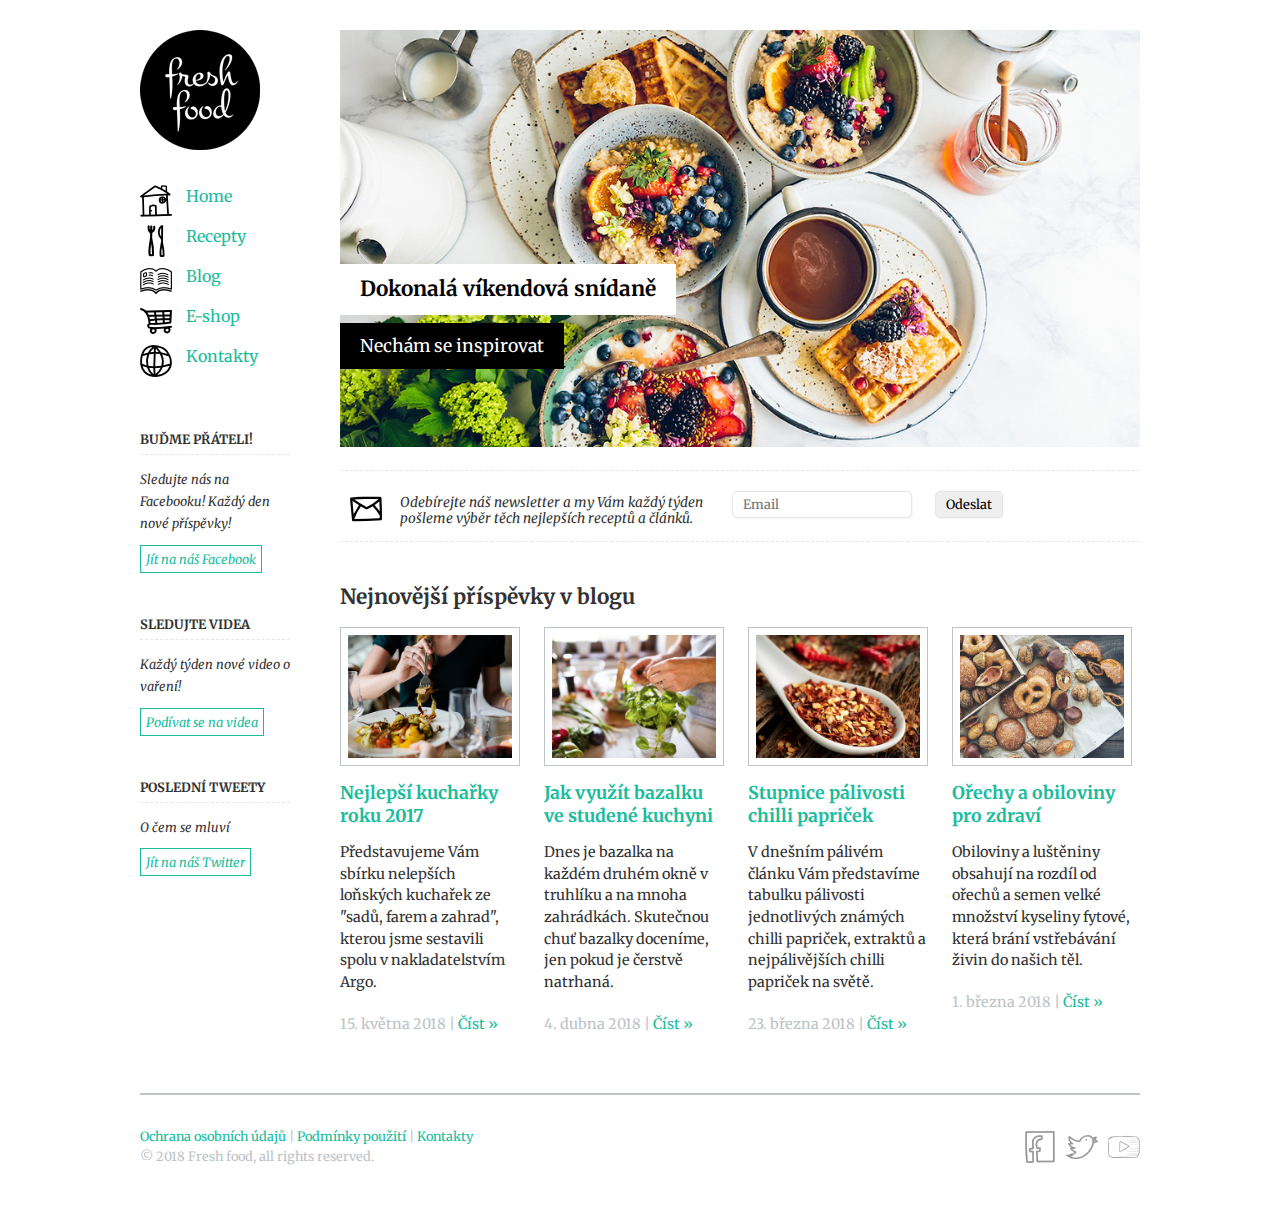
<file: index.html>
<!DOCTYPE html>

<head>
    <meta charset="utf-8">
    <link href="https://fonts.googleapis.com/css?family=Merriweather:300,300i,400,400i,700,700i&amp;subset=latin-ext"
          rel="stylesheet">
    <title>Fresh Food</title>

    <!--meta viewport kvůli responzivitě webu-->
    <meta name="viewport" content="width=device-width, initial-scale=1.0">

    <link rel="stylesheet" href="css/normalize.css">
    <link rel="stylesheet" href="css/style.css">
    <link rel="stylesheet" href="css/media%20-%20template.css">
    <link rel="stylesheet" href="css/dark_theme.css">
    <link rel="shortcut icon" type="image/ico" href="img/logo.png">
</head>

<body>
<div id="wrap">
    <header>
        <h1 id="logo">Fresh Food</h1>
        <nav>
            <ul>
                <li id="home"><a href="index.html">Home</a></li>
                <li id="recepty"><a href="recepty.html">Recepty</a></li>
                <li id="blogg"><a href="blog.html">Blog</a></li>
                <li id="eshop"><a href="eshop.html">E-shop</a></li>
                <li id="kontakty"><a href="kontakty.html">Kontakty</a></li>
            </ul>
        </nav>
    </header>

    <div id="content">

        <div id="uvod">
            <section id="slide">
                <img src="img/slide1.png" alt="Vše o ..." class="food-img">
                <a href="recepty.html">
                    <h1>Dokonalá víkendová snídaně</h1>
                    <h2>Nechám se inspirovat</h2>
                </a>
            </section>
        </div>
        <!-- konec divu uvod -->

        <section id="newsletter">
            <div id="formular">
                <p>Odebírejte náš newsletter a my Vám každý týden pošleme výběr těch nejlepších receptů a článků.</p>
            </div>
            <form action="" method="" name="form">
                <label for="email" class="hide">Email</label>
                <input type="email" id="email" name="EMAIL" placeholder="Email">
                <input type="submit" value="Odeslat" name="subscribe" id="submit">
            </form>

        </section>


        <h1 id="headline">Nejnovější příspěvky v blogu</h1>
        <section id="blog">

            <article id="ar1">
                <div class="article_text">
                    <a href="clanek1.html">
                        <img src="img/clanek1.png" alt="image">
                        <h1>Nejlepší kuchařky roku 2017</h1></a>
                    <p>Představujeme Vám sbírku nelepších loňských kuchařek ze "sadů, farem a zahrad", kterou jsme
                        sestavili
                        spolu v nakladatelstvím Argo.</p>
                    <p class="datum">15. května 2018 | <a href="clanek1.html"> Číst &raquo;</a></p>
                </div>
            </article>


            <article id="ar2">
                <div class="article_text">
                    <a href="clanek1.html">
                        <img src="img/clanek4.png" alt="image">
                        <h1>Jak využít bazalku ve studené kuchyni</h1></a>
                    <p>Dnes je bazalka na každém druhém okně v truhlíku a na mnoha zahrádkách. Skutečnou chuť bazalky
                        doceníme, jen pokud je čerstvě natrhaná.</p>
                    <p class="datum">4. dubna 2018 | <a href="clanek1.html">Číst &raquo;</a></p>
                </div>
            </article>

            <article id="ar3">
                <div class="article_text">
                    <a href="clanek1.html">
                        <img src="img/clanek3.png" alt="image">
                        <h1>Stupnice pálivosti chilli papriček</h1></a>
                    <p>V dnešním pálivém článku Vám představíme tabulku pálivosti jednotlivých známých chilli papriček,
                        extraktů a nejpálivějších chilli papriček na světě. </p>
                    <p class="datum">23. března 2018 | <a href="clanek1.html">Číst &raquo;</a></p>
                </div>
            </article>

            <article id="ar4">
                <div class="article_text">
                    <a href="clanek1.html">
                        <img src="img/clanek2.png" alt="image">
                        <h1>Ořechy a obiloviny pro zdraví</h1></a>
                    <p>Obiloviny a luštěniny obsahují na rozdíl od ořechů a semen velké množství kyseliny fytové, která
                        brání vstřebávání živin do našich těl.</p>
                    <p class="datum">1. března 2018 | <a href="clanek1.html">Číst &raquo;</a></p>
                </div>
            </article>
        </section>


    </div>
    <!-- konec divu content -->


    <!-- sociální sítě aside -->
    <aside id="bocni">

        <section class="facebook">
            <h1>Buďme přáteli!</h1>
            <p>Sledujte nás na Facebooku! Každý den nové příspěvky!</p>
            <p><a href="http://www.facebook.com/" class="button" target="_blank">Jít na náš Facebook</a></p>
        </section>

        <section class="yt">
            <h1>Sledujte videa</h1>
            <p>Každý týden nové video o vaření! </p>
            <p><a href="http://www.youtube.com/" class="button" target="_blank">Podívat se na videa</a></p>
        </section>

        <section class="twitter">
            <h1>Poslední Tweety</h1>
            <p>O čem se mluví</p>
            <p><a href="http://twitter.com/" class="button" target="_blank">Jít na náš Twitter</a></p>
        </section>
    </aside>


    <footer id="paticka" class="clear">
        <p><a href="">Ochrana osobních údajů</a> |
            <a href="">Podmínky použití</a> |
            <a href="">Kontakty</a>

            <br/>&copy; 2018 Fresh food, all rights reserved.</p>
        <div class="social">
            <ul>
                <li class="facebook"><a href="http://www.facebook.com/" target="_blank">Facebook</a></li>
                <li class="twitter"><a href="http://twitter.com/" target="_blank">Twitter</a></li>
                <li class="youtube"><a href="http://www.youtube.com" target="_blank">Youtube</a></li>
            </ul>
        </div>
    </footer>


</div>
<!-- konec divu wrap -->
</body>

</html>
</file>
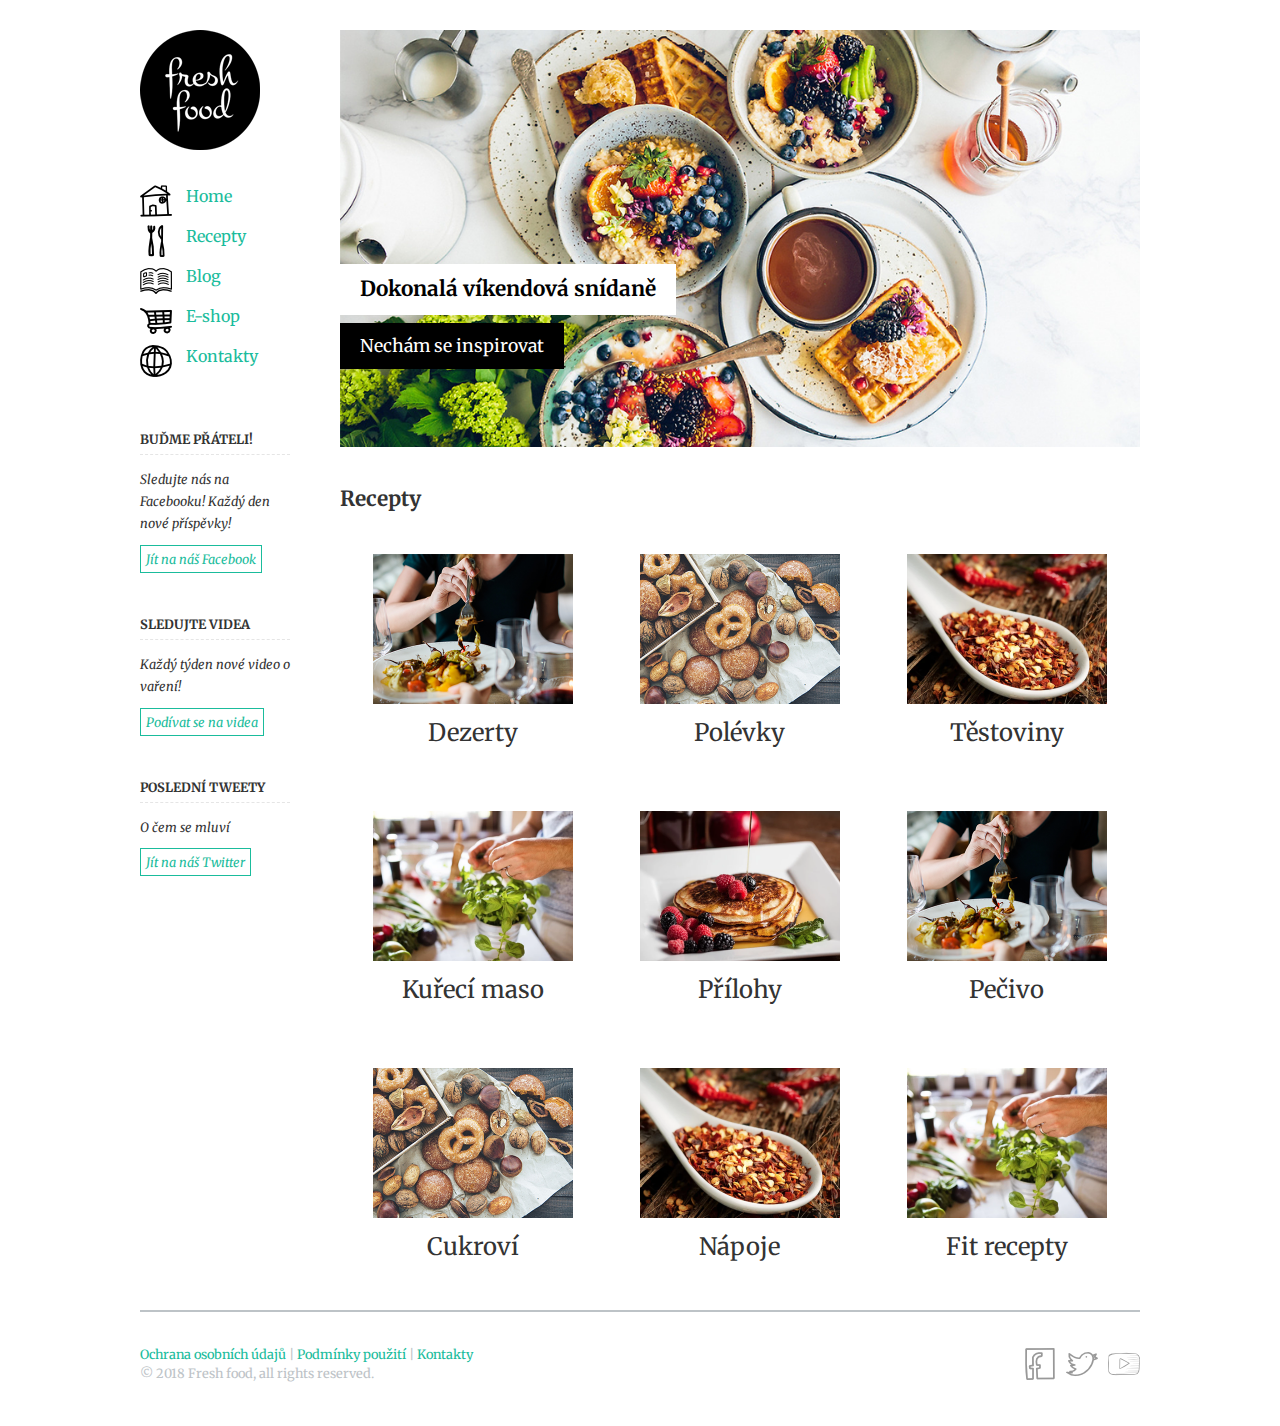
<file: recepty.html>
<!DOCTYPE html>

<head>
    <meta charset="utf-8">    
    <link href="https://fonts.googleapis.com/css?family=Merriweather:300,300i,400,400i,700,700i&amp;subset=latin-ext" rel="stylesheet">
    <title>Fresh Food</title>
    
    <!--meta viewport kvůli responzivitě webu-->
    <meta name="viewport" content="width=device-width, initial-scale=1.0">
    
    <link rel="stylesheet" href="css/normalize.css">
    <link rel="stylesheet" href="css/style.css">
    <link rel="stylesheet" href="css/media%20-%20template.css">
    <link rel="stylesheet" href="css/dark_theme.css">
    <link rel="shortcut icon" type="image/ico" href="img/logo.png"> 
</head>

<body>
    <div id="wrap">
        <header>
            <h1 id="logo">Fresh Food</h1>
            <nav>
                <ul>
                    <li id="home"><a href="index.html">Home</a></li>
                    <li id="recepty"><a href="recepty.html">Recepty</a></li>
                    <li id="blogg"><a href="blog.html">Blog</a></li>
                    <li id="eshop"><a href="eshop.html">E-shop</a></li>
                    <li id="kontakty"><a href="kontakty.html">Kontakty</a></li>
                </ul>
            </nav>
        </header>

        <div id="content">
                    <div id="uvod">
                <section id="slide">
                    <img src="img/slide1.png" alt="Vše o ...">
                    <a href="recepty.html">
                        <h1>Dokonalá víkendová snídaně</h1>
                        <h2>Nechám se inspirovat</h2>
                    </a>
                </section>
            </div>
            <h1>Recepty</h1>

      <div class="flexbox">
  <div class="box"><img src="img/clanek1.png" class="recept"><div class="popisek">Dezerty </div></div>
  <div class="box"><img src="img/clanek2.png" class="recept"><div class="popisek">Polévky</div></div>
  <div class="box"><img src="img/clanek3.png" class="recept"><div class="popisek">Těstoviny</div></div>
  
  <div class="box"><img src="img/clanek4.png" class="recept"><div class="popisek">Kuřecí maso</div></div>
  <div class="box"><img src="img/clanek5.png" class="recept"><div class="popisek">Přílohy</div></div>
  <div class="box"><img src="img/clanek1.png" class="recept"><div class="popisek">Pečivo</div></div>

  <div class="box"><img src="img/clanek2.png" class="recept"><div class="popisek">Cukroví</div></div>
  <div class="box"><img src="img/clanek3.png" class="recept"><div class="popisek">Nápoje</div></div>
  <div class="box"><img src="img/clanek4.png" class="recept"><div class="popisek">Fit recepty</div></div>
   
  </div>


        </div>
        <!-- konec divu content -->



        <!-- sociální sítě aside -->
        <aside id="bocni">

            <section class="facebook">
                <h1>Buďme přáteli!</h1>
                <p>Sledujte nás na Facebooku! Každý den nové příspěvky!</p>
                <p><a href="http://www.facebook.com/" class="button" target="_blank">Jít na náš Facebook</a></p>
            </section>

            <section class="yt">
                <h1>Sledujte videa</h1>
                <p>Každý týden nové video o vaření! </p>
                <p><a href="http://www.youtube.com/" class="button" target="_blank">Podívat se na videa</a></p>
            </section>

            <section class="twitter">
                <h1>Poslední Tweety</h1>
                <p>O čem se mluví</p>
                <p><a href="http://twitter.com/" class="button" target="_blank">Jít na náš Twitter</a></p>
            </section>
        </aside>








        <footer id="paticka" class="clear">
            <p><a href="">Ochrana osobních údajů</a> |
                <a href="">Podmínky použití</a> |
                <a href="">Kontakty</a>

                <br />&copy; 2018 Fresh food, all rights reserved.</p>
            <div class="social">
                <ul>
                    <li class="facebook"><a href="http://www.facebook.com/" target="_blank">Facebook</a></li>
                    <li class="twitter"><a href="http://twitter.com/" target="_blank">Twitter</a></li>
                    <li class="youtube"><a href="http://www.youtube.com" target="_blank">Youtube</a></li>
                </ul>
            </div>
        </footer>




    </div>
    <!-- konec divu wrap -->
</body>

</html>
</file>
<file: css/style.css>
/* BARVY  ---------------- */

/* 
ČERNÁ #000000
TYRKYSOVÁ #1abc9c
ORANŽOVÁ f39c12
BÍLÁ #ffffff
ŠEDÁ #bdc3c7

*/

/* OBECNÉ STYLY  ---------------- */

* {
    box-sizing: border-box;
}

body {
    width: 1060px;
    height: 100%;
    min-height: 100%;
    margin: 0 auto;
    padding: 30px;
    line-height: 1.5;
    color: #333;
    background: #FFF;
    font-family: 'Merriweather', Georgia, serif;
}

img {
    max-width: 100%;
}

.hide {
    display: none;
}

.clear {
    clear: both;
}

/* ODKAZY  ---------------- */

a,
a:link,
a:visited {
    text-decoration: none;
    color: #1abc9c;
}

a:hover,
a:focus {
    color: #f39c12;
}

#content a {
    transition: 0.3s;
}


/* STRUKTURA STRÁNKY  ---------------- */

#wrap {
    position: relative;
    width: 100%;
    height: 100%;
    margin: 0 auto;
    background: #fff;
}

#content {
    position: relative;
    float: right;
    width: 800px;
}


/* HLAVIČKA STRÁNKY  ---------------- */

header {
    float: left;
    width: 160px;
    margin-bottom: 25px;
}

#logo {
    display: block;
    margin: 0 0 30px 0;
    transition: 0.5s;
    width: 120px;
    height: 120px;
    text-indent: -999em;
    background: url("../img/logo-male.png") no-repeat 0 0;
}

#logo:hover {
    opacity: 0.8;
}

/* NAVIGACE  ---------------- */

nav {
    width: 160px;
    font-size: 1em;
}

nav ul {
    padding: 0px;
}

nav li {
    display: block;
    line-height: 2em;
}

nav li a {
    display: block;
    height: 40px;
    padding-left: 46px;
    transition: 0.3s;
    background-position: 0 60%;
    background-repeat: no-repeat;
}

nav li a:hover {
    background-position: 5px 60%;
}

nav a:hover {
    color: #f39c12;
    font-style: italic;
}

/**#=id**/
nav #home a {
    background-image: url(../img/i-home.png);
}

nav #recepty a {
    background-image: url(../img/i-blog.png);
}

nav #blogg a {
    background-image: url(../img/i-recepty.png);
}

nav #eshop a {
    background-image: url(../img/i-cart.png);
}

nav #kontakty a {
    background-image: url(../img/i-kontakt.png);
}

/* UVODNI SLIDY  ---------------- */

#uvod {
    width: 100%;
    height: 440px;
}

#slide {
    position: relative;
}

#slideshow {
    position: relative;
}

#slideshow > div {
    position: absolute;

}

#uvod h1 {
    position: absolute;
    left: 0;
    top: 220px;
    padding: 10px 20px;
    color: #000;
    background: #FFF;
    font-size: 1.5em;
}

#uvod h2 {
    position: absolute;
    left: 0;
    top: 278px;
    padding: 10px 20px;
    color: #fff;
    background: #000;
    font-size: 1.1em;
    font-weight: normal;
}

#uvod a:hover h1,
#uvod a:hover h2 {
    transition: 0.5s;
}

#uvod a:hover h1,
#uvod a:hover h2 {
    opacity: 0.8;
}


/* newsletter  ---------------- */

#newsletter {
    min-height: 72px;
    margin-bottom: 40px;
    border-top: 1px dashed #E5E5E5;
    border-bottom: 1px dashed #E5E5E5;
    line-height: 1em;
    background: url(../img/i-news.png) no-repeat 10px 22px;
}

#newsletter p {
    float: left;
    width: 49%;
    padding: 10px 20px 0 60px;
    font-size: 0.85em;
    font-style: italic;
}

#newsletter form {
    float: left;
    display: inline-block;
    margin-top: 20px;
    display: inline;
    font-size: 0.8em;
}

#newsletter input {
    border-radius: 5px;
    border: 1px solid #E5E5E5;
    box-shadow: 1px 1px 2px #F5F5F5;
    transition: 0.3s;
    padding: 5px 10px;
}

#newsletter input:hover {
    background-color: #1abc9c;
    border-color: #1abc9c;
    color: #fff;
}

#newsletter input#email {
    width: 180px;
}

#newsletter #submit {
    margin-left: 20px;
}


/* BLOG  ---------------- */
#content h1 {
    font-size: 1.3em;
}

#blog {
    width: 100%;
    clear: both;
    margin-bottom: 18px;
    overflow: hidden;
}


#blog article {
    float: left;
    width: 22.5%;
    margin: 0 24px 25px 0;
}

#blog article img {
    width: 100%;
    background: #FFF;
    overflow: hidden;
    padding: 7px;
    border: 1px solid #bdc3c7;
    transition: 0.5s;
}

#blog article img:hover {
    background: #FFF;
    border: 1px solid #bdc3c7;
    opacity: 0.8;
    transform: scale(1.02);
}

#blog article:nth-child(4) {
    margin-right: 0;
}

#blog article h1 {
    margin: 10px 0 10px;
    line-height: 1.3em;
    font-size: 1.1em;
}

#blog article p {
    font-size: 0.9em;

}

#blog article p.datum {
    margin-top: 20px;
    color: #bdc3c7;
}


div.flexbox {
    margin: 0;
    margin-top: 10px;
    margin-bottom: 10px;
    display: flex;
    justify-content: space-around; /*rovnoměrné rozložení (kolem)*/
    align-items: stretch; /*default*/
    flex-wrap: wrap;
    flex-direction: row; /*default*/
    height: 100%;


}


/*flex-items= jednotlivé položky, boxíky*/
div.box {;
    text-align: center;
    margin: 25px;
    width: 200px;
}

div.popisek {
    margin-top: 5px;
    margin-bottom: 10px;
    font-size: 24px;
}

img.recept {
    width: 100%
}

div.box:hover {
    color: rgb(79, 140, 138);
    opacity: 0.8;
}


/* ASIDE  soc. sítě  ---------------- */

aside {
    float: left;
    width: 160px;
}

aside section {
    display: block;
    margin-bottom: 45px;
    padding-right: 10px;
}

aside section h1 {
    padding-bottom: 5px;
    text-transform: uppercase;
    font-size: 0.8em;
    border-bottom: 1px dashed #E5E5E5;
}

aside section p {
    margin-bottom: 10px;
    line-height: 1.75em;
    font-size: 0.8em;
    font-style: italic;
}

aside a {
    width: 100%;
    padding: 5px;
    border: 1px solid #1abc9c;
    transition: 0.3s;
}

aside a:hover {
    border: 1px solid #bdc3c7;
    color: #bdc3c7;
}

/* FOOTER    ---------------- */

footer {
    clear: both;
    position: relative;
    min-height: 70px;
    padding-top: 20px;
    border-top: 2px solid #bdc3c7;
    color: #bdc3c7;
}

footer p {
    font-size: 0.8em;
}

footer .social {

    position: absolute;
    top: 20px;
    right: 0px;
}

footer .social li {
    margin-left: 10px;
    float: left;
    display: inline;
}

footer .social li a {
    text-indent: -999em;
    display: block;
    width: 32px;
    height: 32px;
    transition: opacity 0.3s;
    opacity: 0.4;
}

footer .social li a:hover {
    opacity: 1;
}

footer .twitter a {
    background: url(../img/tw.png) no-repeat;
}

footer .facebook a {
    background: url(../img/fb.png) no-repeat;
}

footer .youtube a {
    background: url(../img/yt.png) no-repeat;
}
</file>
<file: css/dark_theme.css>
@media (prefers-color-scheme: dark) {

}
</file>
